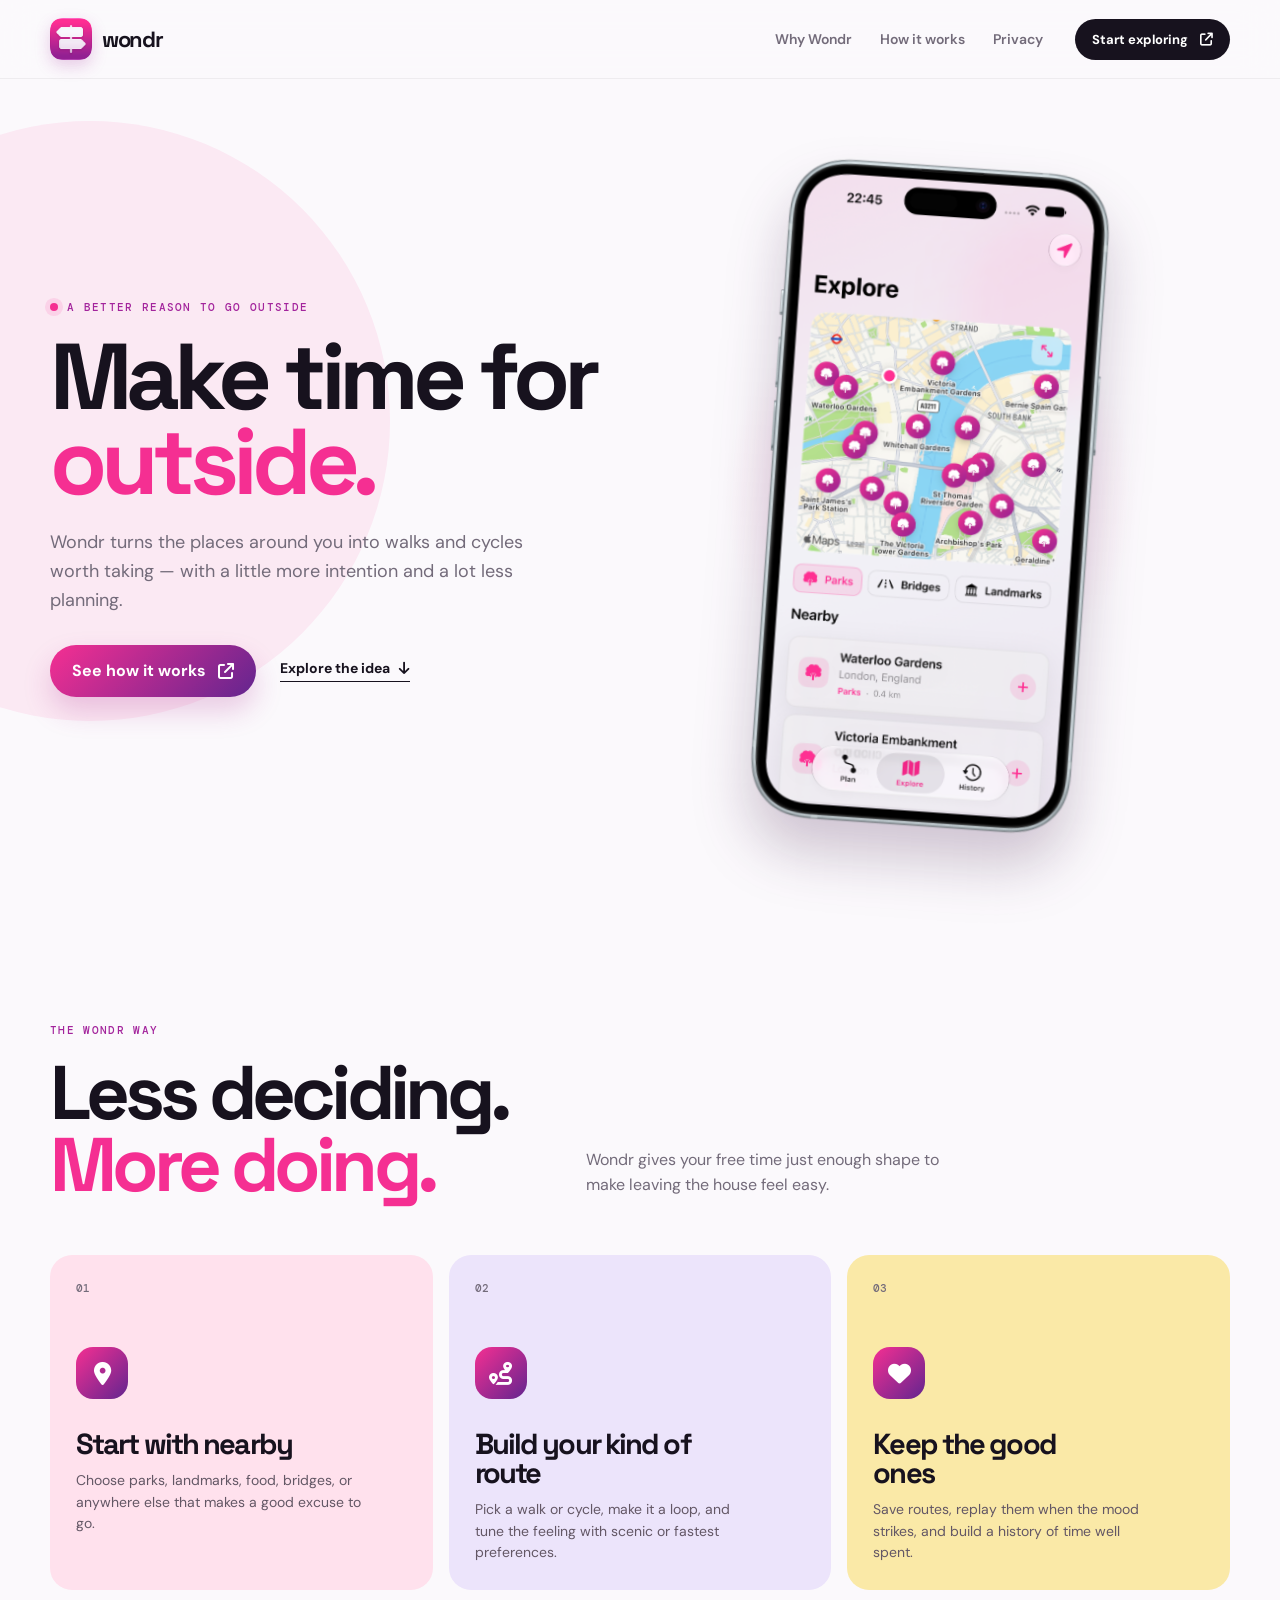
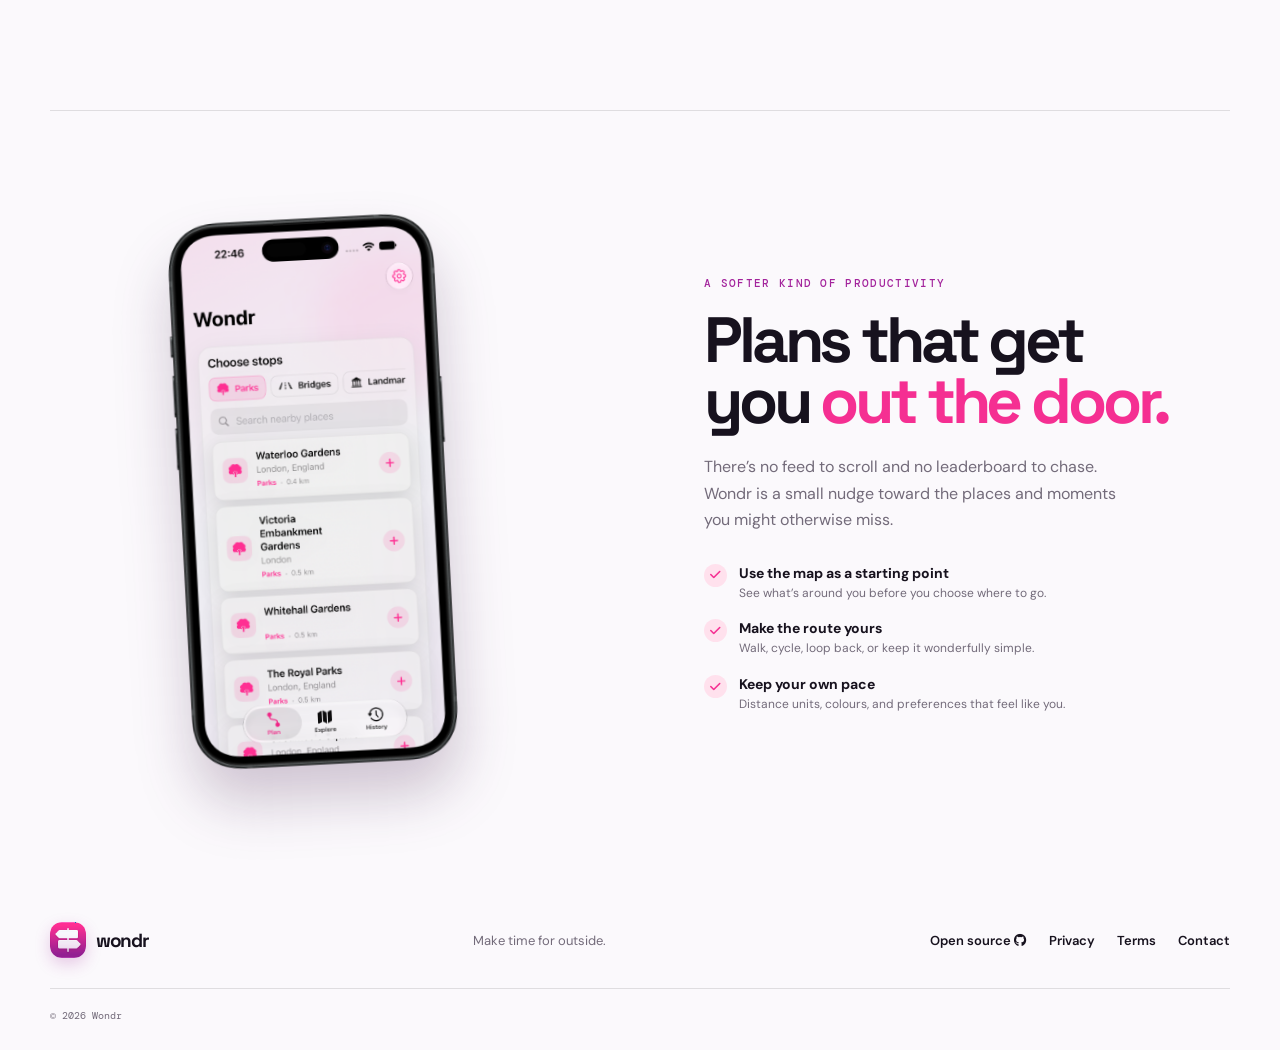
<file: index.html>
<!doctype html>
<html lang="en">
<head>
  <meta charset="utf-8">
  <meta name="viewport" content="width=device-width, initial-scale=1">
  <meta name="theme-color" content="#f52f92">
  <meta name="description" content="Wondr turns nearby places into walks and cycles worth taking.">
  <title>Wondr — Make time for outside</title>
  <link rel="icon" type="image/svg+xml" href="src/favicon/favicon.svg">
  <link rel="icon" type="image/png" sizes="96x96" href="src/favicon/favicon-96x96.png">
  <link rel="shortcut icon" href="src/favicon/favicon.ico">
  <link rel="apple-touch-icon" sizes="180x180" href="src/favicon/apple-touch-icon.png">
  <link rel="manifest" href="src/favicon/site.webmanifest">
  <link rel="stylesheet" href="https://cdnjs.cloudflare.com/ajax/libs/font-awesome/6.7.2/css/all.min.css">
  <link rel="stylesheet" href="style.css">
</head>
<body>
  <div class="site-shell">
    <header class="site-header" data-header>
      <a class="brand" href="index.html" aria-label="Wondr home"><img src="src/icon/logo.png" alt="" width="42" height="42"><span>wondr</span></a>
      <button class="menu-toggle" type="button" aria-expanded="false" aria-controls="site-nav" data-menu-toggle><span class="sr-only">Open navigation</span><span></span><span></span></button>
      <nav class="site-nav" id="site-nav" aria-label="Main navigation" data-nav><a href="#features">Why Wondr</a><a href="#how-it-works">How it works</a><a href="privacy.html">Privacy</a></nav>
      <a class="header-cta" href="#start">Start exploring <i class="fa-solid fa-arrow-up-right-from-square" aria-hidden="true"></i></a>
    </header>

    <main>
      <section class="hero section-pad" id="start">
        <div class="hero-copy reveal">
          <p class="eyebrow"><span class="eyebrow-dot"></span> A better reason to go outside</p>
          <h1>Make time for <em>outside.</em></h1>
          <p class="hero-lede">Wondr turns the places around you into walks and cycles worth taking — with a little more intention and a lot less planning.</p>
          <div class="hero-actions"><a class="button button-primary" href="#how-it-works">See how it works <i class="fa-solid fa-arrow-up-right-from-square" aria-hidden="true"></i></a><a class="text-link" href="#features">Explore the idea <i class="fa-solid fa-arrow-down" aria-hidden="true"></i></a></div>
        </div>

        <div class="hero-art reveal reveal-delay-1" aria-label="Wondr Explore screen preview"><img class="app-shot app-shot-explore" src="src/assets/sc2.png" alt="Wondr Explore screen showing nearby parks on a map" width="1419" height="2796"></div>
      </section>

      <section class="feature-section section-pad" id="features">
        <div class="section-intro reveal"><p class="eyebrow">The Wondr way</p><h2>Less deciding.<br><em>More doing.</em></h2><p>Wondr gives your free time just enough shape to make leaving the house feel easy.</p></div>
        <div class="feature-grid">
          <article class="feature-card feature-card-pink reveal"><div class="feature-number">01</div><div class="feature-icon"><i class="fa-solid fa-location-dot" aria-hidden="true"></i></div><h3>Start with nearby</h3><p>Choose parks, landmarks, food, bridges, or anywhere else that makes a good excuse to go.</p></article>
          <article class="feature-card feature-card-lilac reveal reveal-delay-1"><div class="feature-number">02</div><div class="feature-icon"><i class="fa-solid fa-route" aria-hidden="true"></i></div><h3>Build your kind of route</h3><p>Pick a walk or cycle, make it a loop, and tune the feeling with scenic or fastest preferences.</p></article>
          <article class="feature-card feature-card-yellow reveal reveal-delay-2"><div class="feature-number">03</div><div class="feature-icon"><i class="fa-solid fa-heart" aria-hidden="true"></i></div><h3>Keep the good ones</h3><p>Save routes, replay them when the mood strikes, and build a history of time well spent.</p></article>
        </div>
      </section>

      <section class="experience-section section-pad" id="how-it-works">
        <div class="experience-visual reveal"><img class="app-shot app-shot-plan" src="src/assets/sc1.png" alt="Wondr Plan screen showing nearby stops to add to a route" width="1419" height="2796"></div>
        <div class="experience-copy reveal reveal-delay-1"><p class="eyebrow">A softer kind of productivity</p><h2>Plans that get you <em>out the door.</em></h2><p>There’s no feed to scroll and no leaderboard to chase. Wondr is a small nudge toward the places and moments you might otherwise miss.</p><ul class="check-list"><li><span><i class="fa-solid fa-check" aria-hidden="true"></i></span><div><strong>Use the map as a starting point</strong><small>See what’s around you before you choose where to go.</small></div></li><li><span><i class="fa-solid fa-check" aria-hidden="true"></i></span><div><strong>Make the route yours</strong><small>Walk, cycle, loop back, or keep it wonderfully simple.</small></div></li><li><span><i class="fa-solid fa-check" aria-hidden="true"></i></span><div><strong>Keep your own pace</strong><small>Distance units, colours, and preferences that feel like you.</small></div></li></ul></div>
      </section>


    </main>

    <footer class="site-footer section-pad"><div class="footer-top"><a class="brand brand-footer" href="index.html"><img src="src/icon/logo.png" alt="" width="36" height="36"><span>wondr</span></a><p>Make time for outside.</p><nav aria-label="Footer navigation"><a href="https://github.com/seunabi/WondrApp" target="_blank" rel="noopener noreferrer">Open source <i class="fa-brands fa-github" aria-hidden="true"></i></a><a href="privacy.html">Privacy</a><a href="terms.html">Terms</a><a href="mailto:hello@getwondr.app">Contact</a></nav></div><div class="footer-bottom"><span>© <span data-year>2026</span> Wondr</span></div></footer>
  </div>
  <script src="script.js" defer></script>
</body>
</html>
</file>
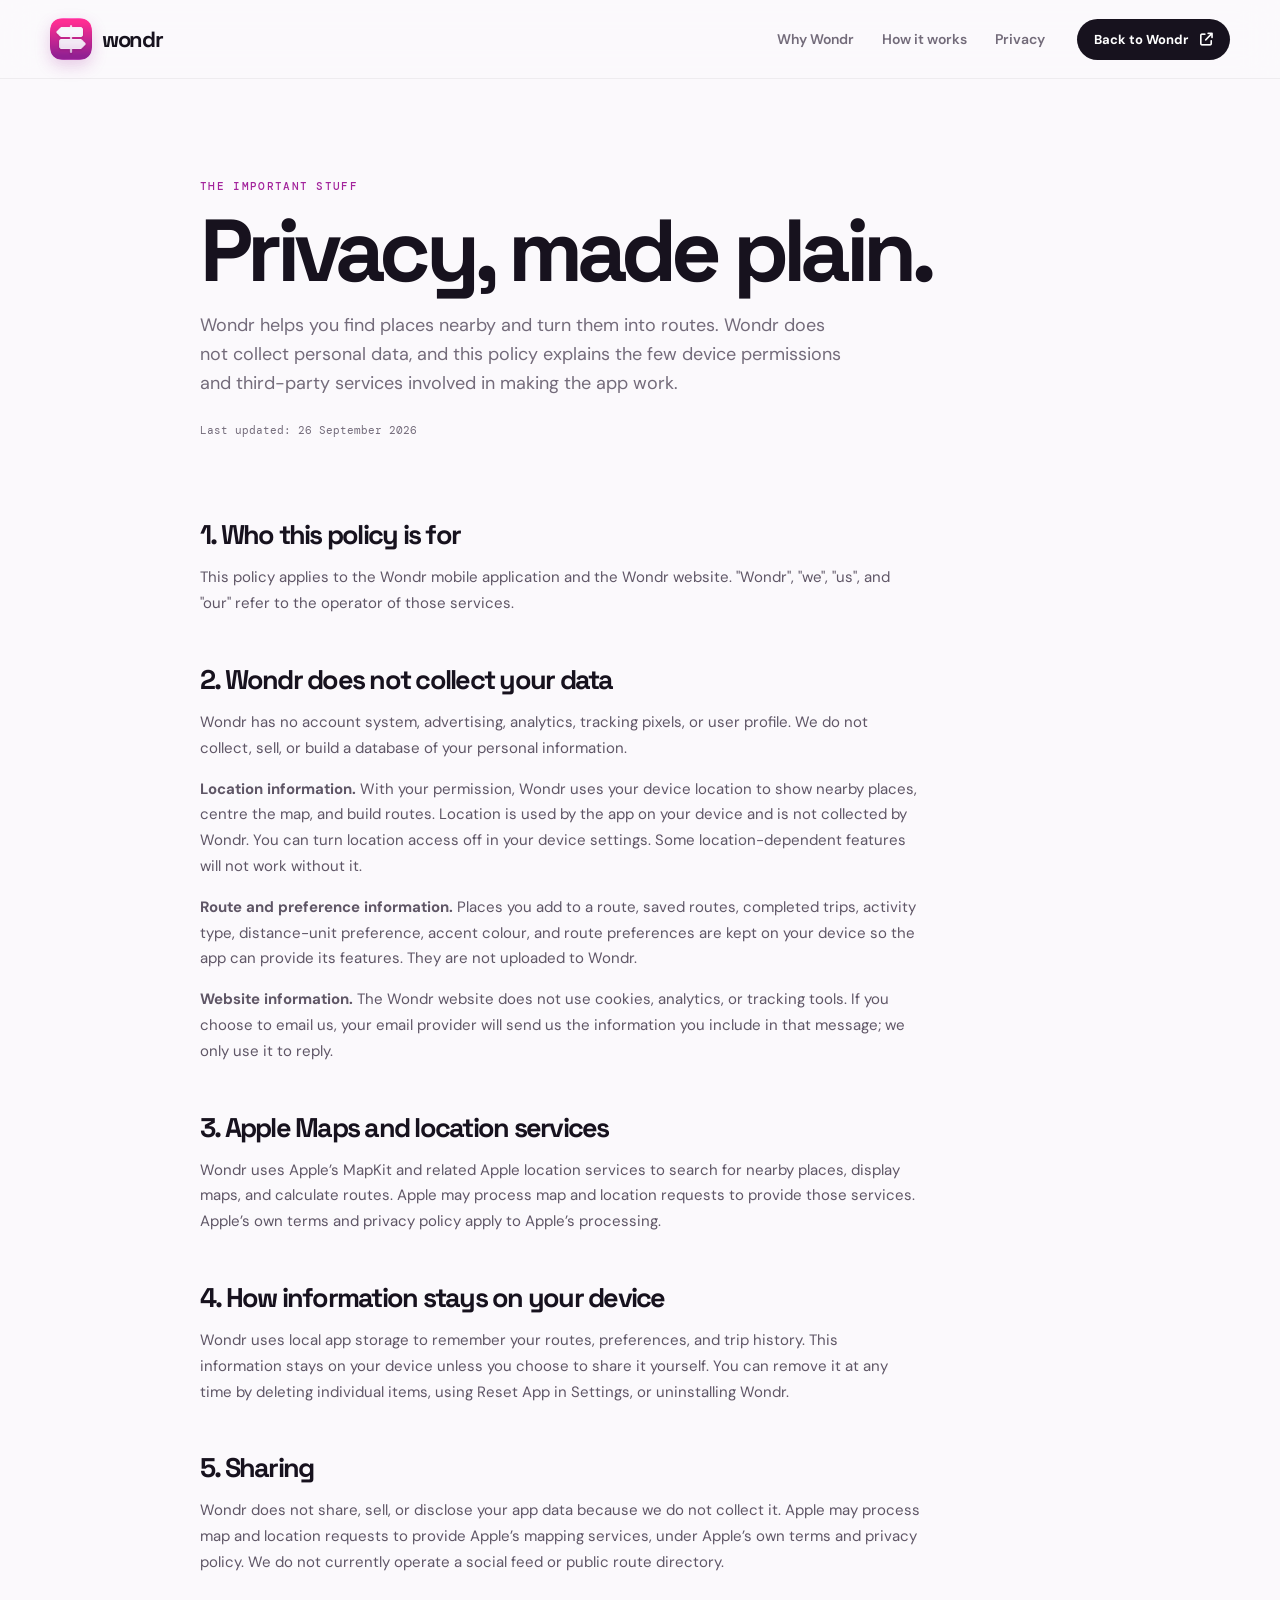
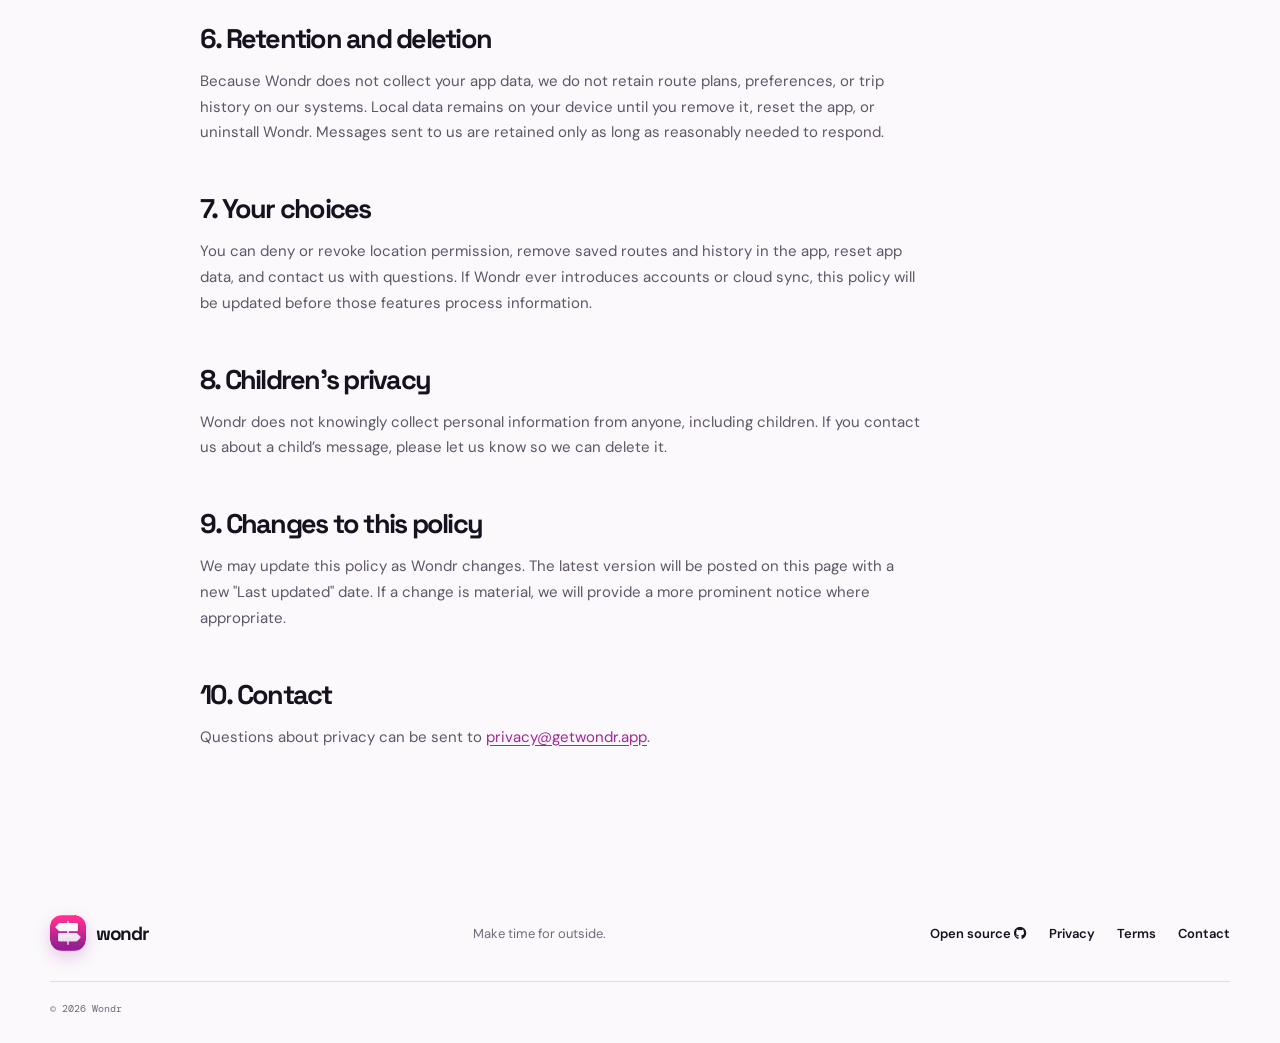
<file: privacy.html>
<!doctype html>
<html lang="en">
<head>
  <meta charset="utf-8">
  <meta name="viewport" content="width=device-width, initial-scale=1">
  <meta name="theme-color" content="#f52f92">
  <meta name="description" content="Wondr privacy policy.">
  <title>Privacy Policy — Wondr</title>
  <link rel="icon" type="image/svg+xml" href="src/favicon/favicon.svg">
  <link rel="icon" type="image/png" sizes="96x96" href="src/favicon/favicon-96x96.png">
  <link rel="shortcut icon" href="src/favicon/favicon.ico">
  <link rel="apple-touch-icon" sizes="180x180" href="src/favicon/apple-touch-icon.png">
  <link rel="stylesheet" href="https://cdnjs.cloudflare.com/ajax/libs/font-awesome/6.7.2/css/all.min.css">
  <link rel="stylesheet" href="style.css">
</head>
<body class="legal-page">
  <header class="site-header" data-header>
    <a class="brand" href="index.html" aria-label="Wondr home"><img src="src/icon/logo.png" alt="" width="42" height="42"><span>wondr</span></a>
    <button class="menu-toggle" type="button" aria-expanded="false" aria-controls="site-nav" data-menu-toggle><span class="sr-only">Open navigation</span><span></span><span></span></button>
    <nav class="site-nav" id="site-nav" aria-label="Main navigation" data-nav><a href="index.html#features">Why Wondr</a><a href="index.html#how-it-works">How it works</a><a href="privacy.html">Privacy</a></nav>
    <a class="header-cta" href="index.html#start">Back to Wondr <i class="fa-solid fa-arrow-up-right-from-square" aria-hidden="true"></i></a>
  </header>

  <main class="legal-main">
    <p class="legal-kicker">The important stuff</p>
    <h1>Privacy, made plain.</h1>
    <p class="legal-intro">Wondr helps you find places nearby and turn them into routes. Wondr does not collect personal data, and this policy explains the few device permissions and third-party services involved in making the app work.</p>
    <p class="legal-updated">Last updated: 26 September 2026</p>
    <div class="legal-content">
      <h2>1. Who this policy is for</h2>
      <p>This policy applies to the Wondr mobile application and the Wondr website. "Wondr", "we", "us", and "our" refer to the operator of those services.</p>
      <h2>2. Wondr does not collect your data</h2>
      <p>Wondr has no account system, advertising, analytics, tracking pixels, or user profile. We do not collect, sell, or build a database of your personal information.</p>
      <p><strong>Location information.</strong> With your permission, Wondr uses your device location to show nearby places, centre the map, and build routes. Location is used by the app on your device and is not collected by Wondr. You can turn location access off in your device settings. Some location-dependent features will not work without it.</p>
      <p><strong>Route and preference information.</strong> Places you add to a route, saved routes, completed trips, activity type, distance-unit preference, accent colour, and route preferences are kept on your device so the app can provide its features. They are not uploaded to Wondr.</p>
      <p><strong>Website information.</strong> The Wondr website does not use cookies, analytics, or tracking tools. If you choose to email us, your email provider will send us the information you include in that message; we only use it to reply.</p>
      <h2>3. Apple Maps and location services</h2>
      <p>Wondr uses Apple’s MapKit and related Apple location services to search for nearby places, display maps, and calculate routes. Apple may process map and location requests to provide those services. Apple’s own terms and privacy policy apply to Apple’s processing.</p>
      <h2>4. How information stays on your device</h2>
      <p>Wondr uses local app storage to remember your routes, preferences, and trip history. This information stays on your device unless you choose to share it yourself. You can remove it at any time by deleting individual items, using Reset App in Settings, or uninstalling Wondr.</p>
      <h2>5. Sharing</h2>
      <p>Wondr does not share, sell, or disclose your app data because we do not collect it. Apple may process map and location requests to provide Apple’s mapping services, under Apple’s own terms and privacy policy. We do not currently operate a social feed or public route directory.</p>
      <h2>6. Retention and deletion</h2>
      <p>Because Wondr does not collect your app data, we do not retain route plans, preferences, or trip history on our systems. Local data remains on your device until you remove it, reset the app, or uninstall Wondr. Messages sent to us are retained only as long as reasonably needed to respond.</p>
      <h2>7. Your choices</h2>
      <p>You can deny or revoke location permission, remove saved routes and history in the app, reset app data, and contact us with questions. If Wondr ever introduces accounts or cloud sync, this policy will be updated before those features process information.</p>
      <h2>8. Children’s privacy</h2>
      <p>Wondr does not knowingly collect personal information from anyone, including children. If you contact us about a child’s message, please let us know so we can delete it.</p>
      <h2>9. Changes to this policy</h2>
      <p>We may update this policy as Wondr changes. The latest version will be posted on this page with a new "Last updated" date. If a change is material, we will provide a more prominent notice where appropriate.</p>
      <h2>10. Contact</h2>
      <p>Questions about privacy can be sent to <a href="mailto:privacy@getwondr.app">privacy@getwondr.app</a>.</p>
    </div>
  </main>
  <footer class="site-footer section-pad"><div class="footer-top"><a class="brand brand-footer" href="index.html"><img src="src/icon/logo.png" alt="" width="36" height="36"><span>wondr</span></a><p>Make time for outside.</p><nav aria-label="Footer navigation"><a href="https://github.com/seunabi/WondrApp" target="_blank" rel="noopener noreferrer">Open source <i class="fa-brands fa-github" aria-hidden="true"></i></a><a href="privacy.html">Privacy</a><a href="terms.html">Terms</a><a href="mailto:hello@getwondr.app">Contact</a></nav></div><div class="footer-bottom"><span>© <span data-year>2026</span> Wondr</span></div></footer>
  <script src="script.js" defer></script>
</body>
</html>
</file>
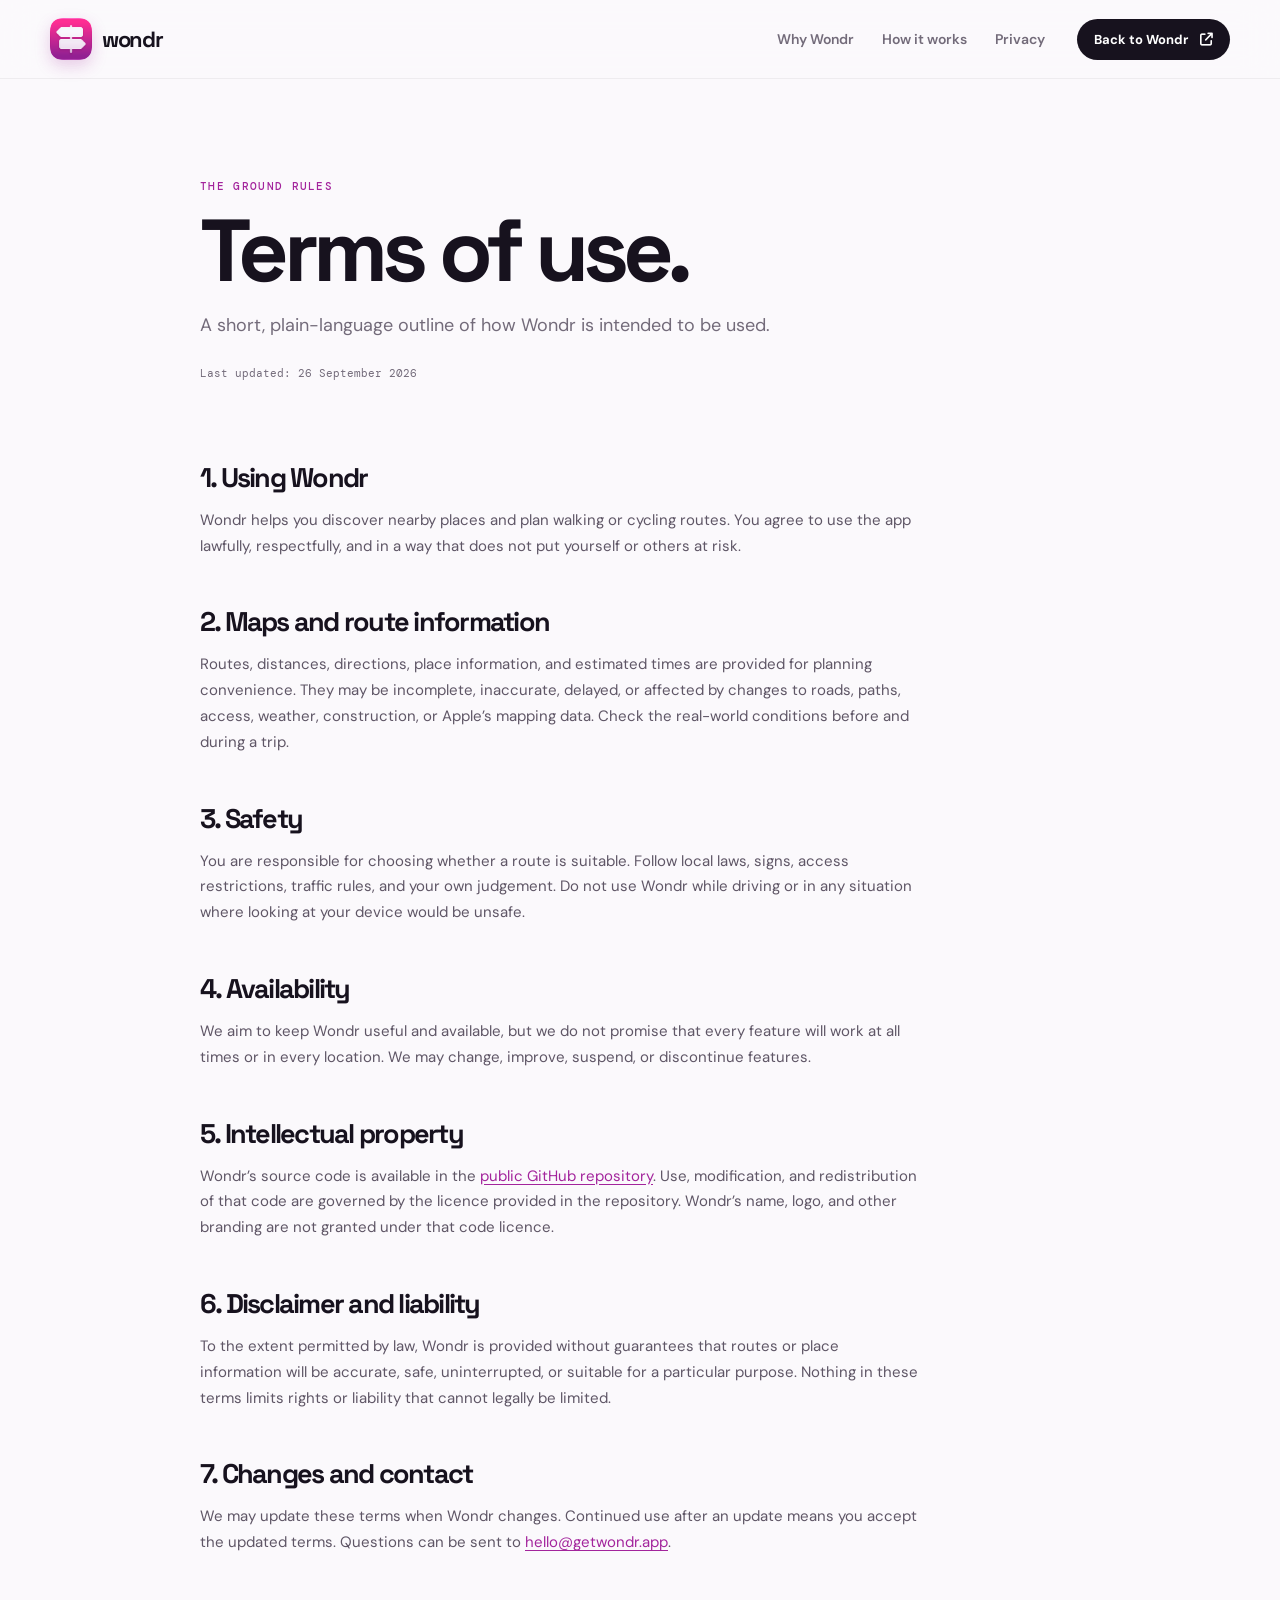
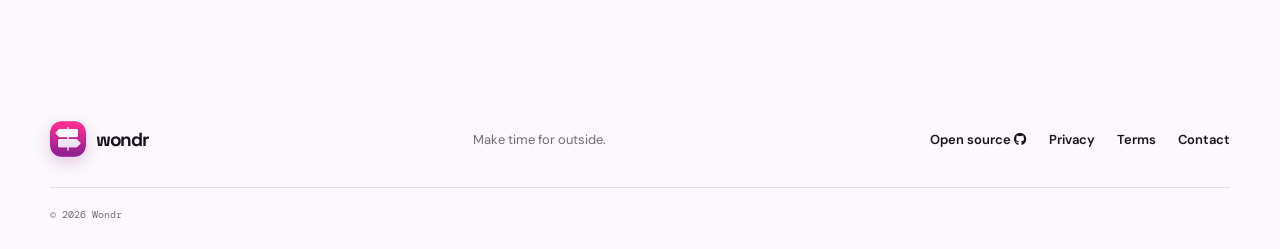
<file: terms.html>
<!doctype html>
<html lang="en">
<head>
  <meta charset="utf-8">
  <meta name="viewport" content="width=device-width, initial-scale=1">
  <meta name="theme-color" content="#f52f92">
  <meta name="description" content="Wondr terms of use.">
  <title>Terms of Use — Wondr</title>
  <link rel="icon" type="image/svg+xml" href="src/favicon/favicon.svg">
  <link rel="icon" type="image/png" sizes="96x96" href="src/favicon/favicon-96x96.png">
  <link rel="shortcut icon" href="src/favicon/favicon.ico">
  <link rel="apple-touch-icon" sizes="180x180" href="src/favicon/apple-touch-icon.png">
  <link rel="stylesheet" href="https://cdnjs.cloudflare.com/ajax/libs/font-awesome/6.7.2/css/all.min.css">
  <link rel="stylesheet" href="style.css">
</head>
<body class="legal-page">
  <header class="site-header" data-header>
    <a class="brand" href="index.html" aria-label="Wondr home"><img src="src/icon/logo.png" alt="" width="42" height="42"><span>wondr</span></a>
    <button class="menu-toggle" type="button" aria-expanded="false" aria-controls="site-nav" data-menu-toggle><span class="sr-only">Open navigation</span><span></span><span></span></button>
    <nav class="site-nav" id="site-nav" aria-label="Main navigation" data-nav><a href="index.html#features">Why Wondr</a><a href="index.html#how-it-works">How it works</a><a href="privacy.html">Privacy</a></nav>
    <a class="header-cta" href="index.html#start">Back to Wondr <i class="fa-solid fa-arrow-up-right-from-square" aria-hidden="true"></i></a>
  </header>

  <main class="legal-main">
    <p class="legal-kicker">The ground rules</p>
    <h1>Terms of use.</h1>
    <p class="legal-intro">A short, plain-language outline of how Wondr is intended to be used.</p>
    <p class="legal-updated">Last updated: 26 September 2026</p>

    <div class="legal-content">
      <h2>1. Using Wondr</h2>
      <p>Wondr helps you discover nearby places and plan walking or cycling routes. You agree to use the app lawfully, respectfully, and in a way that does not put yourself or others at risk.</p>

      <h2>2. Maps and route information</h2>
      <p>Routes, distances, directions, place information, and estimated times are provided for planning convenience. They may be incomplete, inaccurate, delayed, or affected by changes to roads, paths, access, weather, construction, or Apple’s mapping data. Check the real-world conditions before and during a trip.</p>

      <h2>3. Safety</h2>
      <p>You are responsible for choosing whether a route is suitable. Follow local laws, signs, access restrictions, traffic rules, and your own judgement. Do not use Wondr while driving or in any situation where looking at your device would be unsafe.</p>

      <h2>4. Availability</h2>
      <p>We aim to keep Wondr useful and available, but we do not promise that every feature will work at all times or in every location. We may change, improve, suspend, or discontinue features.</p>

      <h2>5. Intellectual property</h2>
      <p>Wondr’s source code is available in the <a href="https://github.com/seunabi/WondrApp" target="_blank" rel="noopener noreferrer">public GitHub repository</a>. Use, modification, and redistribution of that code are governed by the licence provided in the repository. Wondr’s name, logo, and other branding are not granted under that code licence.</p>

      <h2>6. Disclaimer and liability</h2>
      <p>To the extent permitted by law, Wondr is provided without guarantees that routes or place information will be accurate, safe, uninterrupted, or suitable for a particular purpose. Nothing in these terms limits rights or liability that cannot legally be limited.</p>

      <h2>7. Changes and contact</h2>
      <p>We may update these terms when Wondr changes. Continued use after an update means you accept the updated terms. Questions can be sent to <a href="mailto:hello@getwondr.app">hello@getwondr.app</a>.</p>
    </div>
  </main>

  <footer class="site-footer section-pad">
    <div class="footer-top">
      <a class="brand brand-footer" href="index.html"><img src="src/icon/logo.png" alt="" width="36" height="36"><span>wondr</span></a>
      <p>Make time for outside.</p>
      <nav aria-label="Footer navigation"><a href="https://github.com/seunabi/WondrApp" target="_blank" rel="noopener noreferrer">Open source <i class="fa-brands fa-github" aria-hidden="true"></i></a><a href="privacy.html">Privacy</a><a href="terms.html">Terms</a><a href="mailto:hello@getwondr.app">Contact</a></nav>
    </div>
    <div class="footer-bottom"><span>© <span data-year>2026</span> Wondr</span></div>
  </footer>

  <script src="script.js" defer></script>
</body>
</html>
</file>
<file: style.css>
@import url('https://fonts.googleapis.com/css2?family=DM+Mono:wght@400;500&family=DM+Sans:wght@400;500;600;700&family=Space+Grotesk:wght@500;600;700&display=swap');

:root {
  --ink: #17121e;
  --muted: #736b7a;
  --soft: #fbf9fc;
  --pink: #f52f92;
  --magenta: #a3249c;
  --purple: #63258f;
  --lilac: #eee6fb;
  --yellow: #f8df82;
  --line: rgba(23, 18, 30, .12);
  --radius-lg: 34px;
  --radius-md: 22px;
  --sans: 'DM Sans', -apple-system, BlinkMacSystemFont, sans-serif;
  --display: 'Space Grotesk', var(--sans);
  --mono: 'DM Mono', ui-monospace, monospace;
}

* { box-sizing: border-box; }
html { scroll-behavior: smooth; }
body { margin: 0; color: var(--ink); background: var(--soft); font-family: var(--sans); -webkit-font-smoothing: antialiased; }
img { max-width: 100%; height: auto; }
a { color: inherit; text-decoration: none; }
button, a { -webkit-tap-highlight-color: transparent; }
button { font: inherit; }
.sr-only { position: absolute; width: 1px; height: 1px; overflow: hidden; clip: rect(0, 0, 0, 0); white-space: nowrap; }
.site-shell { overflow: hidden; }
.section-pad { width: min(1180px, calc(100% - 48px)); margin-inline: auto; }

.site-header { position: sticky; z-index: 20; top: 0; display: flex; align-items: center; gap: 32px; width: 100%; padding: 18px max(24px, calc((100% - 1180px) / 2)); background: rgba(251, 249, 252, .84); border-bottom: 1px solid rgba(23, 18, 30, .06); backdrop-filter: blur(18px); transition: box-shadow .25s ease; }
.site-header.is-scrolled { box-shadow: 0 8px 30px rgba(50, 28, 66, .08); }
.brand { display: inline-flex; align-items: center; gap: 10px; font: 700 22px var(--display); letter-spacing: -.06em; }
.brand img { display: block; border-radius: 12px; box-shadow: 0 6px 16px rgba(158, 38, 150, .22); }
.site-nav { display: flex; align-items: center; gap: 28px; margin-left: auto; color: var(--muted); font-size: 14px; font-weight: 600; }
.site-nav a, .site-footer a { transition: color .2s ease; }
.site-nav a:hover, .site-footer a:hover { color: var(--pink); }
.header-cta, .button { display: inline-flex; align-items: center; justify-content: center; gap: 12px; border-radius: 999px; font-weight: 700; transition: transform .2s ease, box-shadow .2s ease, background .2s ease; }
.header-cta { padding: 12px 17px; color: #fff; background: var(--ink); font-size: 13px; }
.header-cta:hover, .button:hover { transform: translateY(-2px); box-shadow: 0 12px 24px rgba(29, 18, 35, .16); }
.menu-toggle { display: none; border: 0; background: transparent; }

.hero { position: relative; display: grid; grid-template-columns: minmax(0, .92fr) minmax(420px, .95fr); align-items: center; min-height: 680px; padding-top: 72px; padding-bottom: 82px; }
.hero::before { position: absolute; z-index: -1; content: ''; top: 42px; left: -260px; width: 600px; height: 600px; border-radius: 50%; background: rgba(245, 47, 146, .08); }
.eyebrow { display: inline-flex; align-items: center; gap: 9px; margin: 0 0 20px; color: var(--magenta); font: 500 11px var(--mono); letter-spacing: .12em; text-transform: uppercase; }
.eyebrow-dot { width: 8px; height: 8px; border-radius: 99px; background: var(--pink); box-shadow: 0 0 0 5px rgba(245, 47, 146, .12); }
h1, h2, h3, p { margin-top: 0; }
h1, h2, h3 { font-family: var(--display); letter-spacing: -.065em; }
h1 { max-width: 650px; margin-bottom: 24px; font-size: clamp(60px, 7.3vw, 100px); line-height: .91; }
h1 em, h2 em { color: var(--pink); font-style: normal; }
.hero-lede { max-width: 480px; margin-bottom: 30px; color: var(--muted); font-size: 18px; line-height: 1.6; }
.hero-actions { display: flex; align-items: center; flex-wrap: wrap; gap: 24px; }
.button { min-height: 52px; padding: 0 22px; }
.button-primary { color: #fff; background: linear-gradient(135deg, var(--pink), var(--purple)); box-shadow: 0 14px 28px rgba(173, 38, 139, .22); }
.button-light { color: var(--purple); background: #fff; }
.text-link { display: inline-flex; align-items: center; gap: 9px; padding-bottom: 4px; color: var(--ink); border-bottom: 1px solid currentColor; font-size: 14px; font-weight: 700; }
.text-link:hover { color: var(--pink); }
.hero-art { position: relative; display: grid; place-items: center; min-height: 640px; }
.hero-art::before { position: absolute; content: ''; width: 430px; height: 430px; border-radius: 50%; background: radial-gradient(circle, rgba(245, 47, 146, .2), rgba(245, 47, 146, 0) 68%); }
.app-shot { position: relative; z-index: 1; display: block; object-fit: contain; filter: drop-shadow(0 34px 28px rgba(65, 30, 77, .24)); }
.app-shot-explore { width: min(350px, 82%); transform: rotate(4deg); }

.feature-section { padding-top: 100px; padding-bottom: 120px; }
.section-intro { display: grid; grid-template-columns: 1fr 1.3fr; column-gap: 40px; align-items: end; margin-bottom: 54px; }
.section-intro .eyebrow { grid-column: 1 / -1; }
.section-intro h2 { margin: 0; font-size: clamp(46px, 6vw, 76px); line-height: .95; }
.section-intro > p:last-child { max-width: 370px; margin: 0 0 3px; color: var(--muted); line-height: 1.55; }
.feature-grid { display: grid; grid-template-columns: repeat(3, 1fr); gap: 16px; }
.feature-card { min-height: 320px; padding: 26px; border-radius: var(--radius-md); }
.feature-card-pink { background: #ffe1ed; }
.feature-card-lilac { background: #ece4fb; }
.feature-card-yellow { background: #fae9a7; }
.feature-number { color: var(--muted); font: 500 11px var(--mono); }
.feature-icon { display: grid; place-items: center; width: 52px; height: 52px; margin: 52px 0 30px; color: #fff; border-radius: 17px; background: linear-gradient(135deg, var(--pink), var(--purple)); font-size: 23px; }
.feature-card h3 { max-width: 240px; margin-bottom: 12px; font-size: 29px; line-height: 1; }
.feature-card p { max-width: 285px; margin: 0; color: #635765; font-size: 14px; line-height: 1.55; }

.experience-section { display: grid; grid-template-columns: 1fr 1fr; align-items: center; gap: clamp(60px, 10vw, 150px); padding-top: 95px; padding-bottom: 115px; border-top: 1px solid var(--line); }
.experience-visual { display: grid; place-items: center; min-height: 560px; }
.app-shot-plan { width: min(290px, 72%); transform: rotate(-3deg); }
.experience-copy h2 { max-width: 480px; margin-bottom: 22px; font-size: clamp(45px, 5vw, 68px); line-height: .96; }
.experience-copy > p:not(.eyebrow) { max-width: 440px; color: var(--muted); line-height: 1.65; }
.check-list { display: grid; gap: 18px; margin: 30px 0 0; padding: 0; list-style: none; }
.check-list li { display: flex; gap: 12px; }
.check-list li > span { display: grid; place-items: center; flex: 0 0 23px; height: 23px; color: var(--pink); border-radius: 50%; background: #ffe1ed; font-size: 12px; font-weight: 700; }
.check-list strong, .check-list small { display: block; }
.check-list strong { margin-bottom: 3px; font-size: 14px; }
.check-list small { color: var(--muted); font-size: 12px; line-height: 1.4; }


.site-footer { padding-top: 30px; padding-bottom: 28px; }
.footer-top, .footer-bottom { display: flex; align-items: center; justify-content: space-between; gap: 20px; }
.footer-top { padding-bottom: 30px; border-bottom: 1px solid var(--line); }
.brand-footer span { font-size: 19px; }
.footer-top > p { margin: 0; color: var(--muted); font-size: 13px; }
.footer-top nav { display: flex; gap: 22px; font-size: 13px; font-weight: 600; }
.footer-bottom { padding-top: 20px; color: var(--muted); font: 10px var(--mono); }

.legal-page { background: var(--soft); }
.legal-main { width: min(880px, calc(100% - 48px)); margin: 0 auto; padding: 100px 0 120px; }
.legal-kicker { color: var(--magenta); font: 500 11px var(--mono); letter-spacing: .12em; text-transform: uppercase; }
.legal-main h1 { max-width: 760px; margin: 18px 0 20px; font-size: clamp(52px, 7vw, 88px); }
.legal-intro { max-width: 650px; color: var(--muted); font-size: 18px; line-height: 1.6; }
.legal-updated { margin-top: 26px; color: var(--muted); font: 11px var(--mono); }
.legal-content { max-width: 720px; margin-top: 80px; }
.legal-content h2 { margin: 45px 0 13px; font-size: 27px; }
.legal-content h2:first-child { margin-top: 0; }
.legal-content p, .legal-content li { color: #5f5666; font-size: 15px; line-height: 1.72; }
.legal-content ul { padding-left: 21px; }
.legal-content a { color: var(--magenta); text-decoration: underline; text-underline-offset: 3px; }
.legal-note { padding: 18px 20px; color: #6f5262; border-radius: 16px; background: #fff1f6; font-size: 13px; line-height: 1.55; }

.reveal { opacity: 0; transform: translateY(18px); transition: opacity .7s ease, transform .7s ease; }
.reveal.is-visible { opacity: 1; transform: none; }
.reveal-delay-1 { transition-delay: .12s; }
.reveal-delay-2 { transition-delay: .22s; }

@media (max-width: 900px) {
  .site-header { gap: 18px; }
  .site-nav { gap: 17px; }
  .header-cta { padding-inline: 13px; }
  .hero { grid-template-columns: 1fr; padding-top: 65px; }
  .hero-copy { max-width: 650px; }
  .hero-art { min-height: 620px; margin-top: 20px; }
  .section-intro { grid-template-columns: 1fr; gap: 20px; }
  .section-intro > p:last-child { max-width: 500px; }
}

@media (max-width: 680px) {
  .section-pad { width: min(100% - 34px, 560px); }
  .site-header { padding: 13px 17px; }
  .brand img { width: 35px; height: 35px; border-radius: 10px; }
  .brand { font-size: 20px; }
  .menu-toggle { display: grid; gap: 5px; margin-left: auto; padding: 7px; }
  .menu-toggle span:not(.sr-only) { display: block; width: 22px; height: 2px; border-radius: 9px; background: var(--ink); transition: transform .2s ease; }
  .site-header.nav-open .menu-toggle span:nth-last-child(2) { transform: translateY(3.5px) rotate(45deg); }
  .site-header.nav-open .menu-toggle span:last-child { transform: translateY(-3.5px) rotate(-45deg); }
  .site-nav { position: absolute; top: calc(100% + 1px); right: 0; left: 0; display: grid; gap: 0; padding: 8px 17px 15px; background: rgba(251, 249, 252, .96); box-shadow: 0 14px 24px rgba(34, 20, 42, .08); transform: translateY(-15px); opacity: 0; pointer-events: none; transition: opacity .2s ease, transform .2s ease; }
  .nav-open .site-nav { transform: none; opacity: 1; pointer-events: auto; }
  .site-nav a { padding: 14px 2px; border-bottom: 1px solid var(--line); }
  .header-cta { display: none; }
  h1 { font-size: clamp(56px, 16vw, 84px); }
  .hero-lede { font-size: 16px; }
  .hero { min-height: 0; padding-top: 58px; padding-bottom: 65px; }
  .hero-art { min-height: 560px; margin-inline: -25px; }
  .app-shot-explore { width: min(315px, 88%); }
  .feature-section, .experience-section { padding-top: 76px; padding-bottom: 85px; }
  .feature-grid { grid-template-columns: 1fr; }
  .feature-card { min-height: 280px; }
  .feature-icon { margin-top: 35px; }
  .experience-section { grid-template-columns: 1fr; gap: 40px; }
  .experience-visual { min-height: 540px; }
  .app-shot-plan { width: min(275px, 78%); }
  .experience-copy h2 { font-size: 49px; }
  .footer-top, .footer-bottom { align-items: flex-start; flex-direction: column; }
  .footer-top { gap: 15px; }
  .footer-top nav { flex-wrap: wrap; gap: 15px; }
  .legal-main { width: min(100% - 34px, 560px); padding: 70px 0 80px; }
  .legal-content { margin-top: 52px; }
  .legal-main h1 { font-size: 56px; }
}

@media (prefers-reduced-motion: reduce) {
  html { scroll-behavior: auto; }
  .reveal { opacity: 1; transform: none; transition: none; }
  .header-cta, .button { transition: none; }
}
</file>
